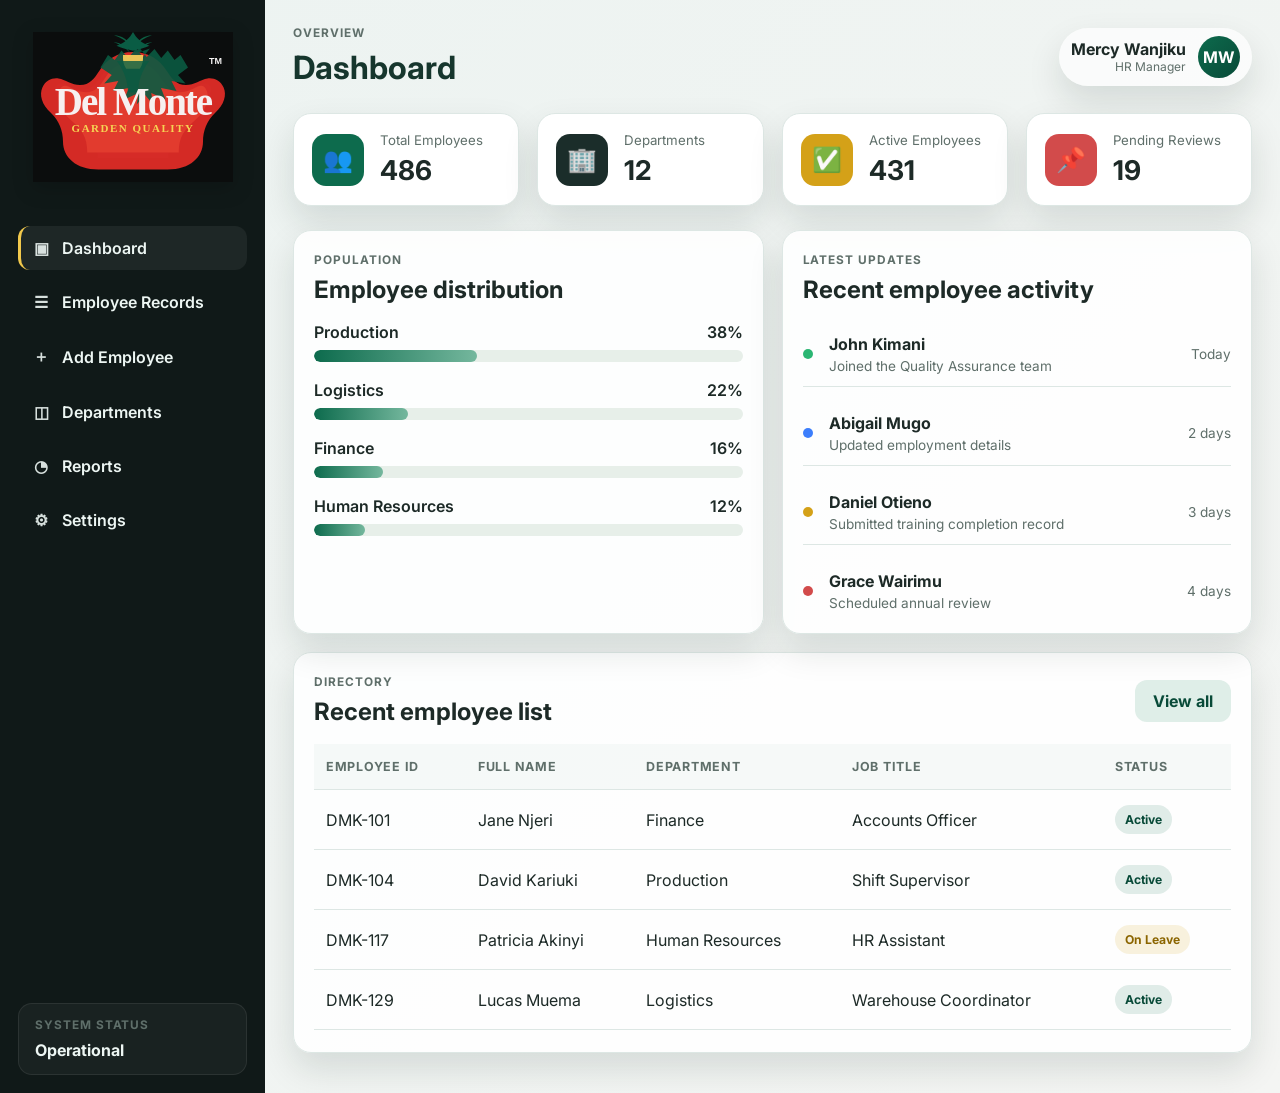
<file: index.html>
<!DOCTYPE html>
<html lang="en">
  <head>
    <meta charset="UTF-8" />
    <meta name="viewport" content="width=device-width, initial-scale=1.0" />
    <title>Del Monte Kenya | Dashboard</title>
    <link rel="preconnect" href="https://fonts.googleapis.com" />
    <link rel="preconnect" href="https://fonts.gstatic.com" crossorigin />
    <link href="https://fonts.googleapis.com/css2?family=Inter:wght@400;500;600;700;800&family=Playfair+Display:wght@600;700;800&display=swap" rel="stylesheet" />
    <link rel="stylesheet" href="styles.css" />
  </head>
  <body>
    <div class="app-shell">
      <aside class="sidebar">
        <div class="brand-block">
          <img src="assets/del-monte-logo.svg" alt="Del Monte Kenya logo" class="brand-logo" />
        </div>

        <nav class="sidebar-nav" aria-label="Main navigation">
          <a href="index.html" class="nav-link active">
            <span class="nav-icon">▣</span>
            <span>Dashboard</span>
          </a>
          <a href="employees.html" class="nav-link">
            <span class="nav-icon">☰</span>
            <span>Employee Records</span>
          </a>
          <a href="add-employee.html" class="nav-link">
            <span class="nav-icon">＋</span>
            <span>Add Employee</span>
          </a>
          <a href="departments.html" class="nav-link">
            <span class="nav-icon">◫</span>
            <span>Departments</span>
          </a>
          <a href="reports.html" class="nav-link">
            <span class="nav-icon">◔</span>
            <span>Reports</span>
          </a>
          <a href="settings.html" class="nav-link">
            <span class="nav-icon">⚙</span>
            <span>Settings</span>
          </a>
        </nav>

        <div class="sidebar-footer">
          <div class="mini-card">
            <p class="eyebrow">System status</p>
            <strong>Operational</strong>
          </div>
        </div>
      </aside>

      <main class="main-content">
        <header class="topbar">
          <div>
            <p class="eyebrow">Overview</p>
            <h1>Dashboard</h1>
          </div>
          <div class="user-panel">
            <div class="user-meta">
              <span class="user-name">Mercy Wanjiku</span>
              <span class="user-role">HR Manager</span>
            </div>
            <div class="avatar">MW</div>
          </div>
        </header>

        <section class="stats-grid">
          <article class="stat-card accent-green">
            <div class="stat-icon">👥</div>
            <div>
              <p>Total Employees</p>
              <h3>486</h3>
            </div>
          </article>

          <article class="stat-card accent-dark">
            <div class="stat-icon">🏢</div>
            <div>
              <p>Departments</p>
              <h3>12</h3>
            </div>
          </article>

          <article class="stat-card accent-gold">
            <div class="stat-icon">✅</div>
            <div>
              <p>Active Employees</p>
              <h3>431</h3>
            </div>
          </article>

          <article class="stat-card accent-red">
            <div class="stat-icon">📌</div>
            <div>
              <p>Pending Reviews</p>
              <h3>19</h3>
            </div>
          </article>
        </section>

        <section class="content-grid two-column">
          <article class="panel">
            <div class="panel-header">
              <div>
                <p class="eyebrow">Population</p>
                <h2>Employee distribution</h2>
              </div>
            </div>

            <div class="distribution-list">
              <div class="distribution-item">
                <div class="label-row">
                  <span>Production</span>
                  <span>38%</span>
                </div>
                <div class="progress-bar">
                  <span style="width: 38%"></span>
                </div>
              </div>

              <div class="distribution-item">
                <div class="label-row">
                  <span>Logistics</span>
                  <span>22%</span>
                </div>
                <div class="progress-bar">
                  <span style="width: 22%"></span>
                </div>
              </div>

              <div class="distribution-item">
                <div class="label-row">
                  <span>Finance</span>
                  <span>16%</span>
                </div>
                <div class="progress-bar">
                  <span style="width: 16%"></span>
                </div>
              </div>

              <div class="distribution-item">
                <div class="label-row">
                  <span>Human Resources</span>
                  <span>12%</span>
                </div>
                <div class="progress-bar">
                  <span style="width: 12%"></span>
                </div>
              </div>
            </div>
          </article>

          <article class="panel">
            <div class="panel-header">
              <div>
                <p class="eyebrow">Latest updates</p>
                <h2>Recent employee activity</h2>
              </div>
            </div>

            <ul class="activity-list">
              <li>
                <div class="activity-dot green"></div>
                <div>
                  <strong>John Kimani</strong>
                  <p>Joined the Quality Assurance team</p>
                </div>
                <span>Today</span>
              </li>
              <li>
                <div class="activity-dot blue"></div>
                <div>
                  <strong>Abigail Mugo</strong>
                  <p>Updated employment details</p>
                </div>
                <span>2 days</span>
              </li>
              <li>
                <div class="activity-dot gold"></div>
                <div>
                  <strong>Daniel Otieno</strong>
                  <p>Submitted training completion record</p>
                </div>
                <span>3 days</span>
              </li>
              <li>
                <div class="activity-dot red"></div>
                <div>
                  <strong>Grace Wairimu</strong>
                  <p>Scheduled annual review</p>
                </div>
                <span>4 days</span>
              </li>
            </ul>
          </article>
        </section>

        <section class="panel">
          <div class="panel-header">
            <div>
              <p class="eyebrow">Directory</p>
              <h2>Recent employee list</h2>
            </div>
            <a href="employees.html" class="link-btn">View all</a>
          </div>

          <div class="table-wrap">
            <table>
              <thead>
                <tr>
                  <th>Employee ID</th>
                  <th>Full name</th>
                  <th>Department</th>
                  <th>Job title</th>
                  <th>Status</th>
                </tr>
              </thead>
              <tbody>
                <tr>
                  <td>DMK-101</td>
                  <td>Jane Njeri</td>
                  <td>Finance</td>
                  <td>Accounts Officer</td>
                  <td><span class="status-badge active">Active</span></td>
                </tr>
                <tr>
                  <td>DMK-104</td>
                  <td>David Kariuki</td>
                  <td>Production</td>
                  <td>Shift Supervisor</td>
                  <td><span class="status-badge active">Active</span></td>
                </tr>
                <tr>
                  <td>DMK-117</td>
                  <td>Patricia Akinyi</td>
                  <td>Human Resources</td>
                  <td>HR Assistant</td>
                  <td><span class="status-badge leave">On Leave</span></td>
                </tr>
                <tr>
                  <td>DMK-129</td>
                  <td>Lucas Muema</td>
                  <td>Logistics</td>
                  <td>Warehouse Coordinator</td>
                  <td><span class="status-badge active">Active</span></td>
                </tr>
              </tbody>
            </table>
          </div>
        </section>
      </main>
    </div>

    <script src="script.js"></script>
  </body>
</html>
</file>
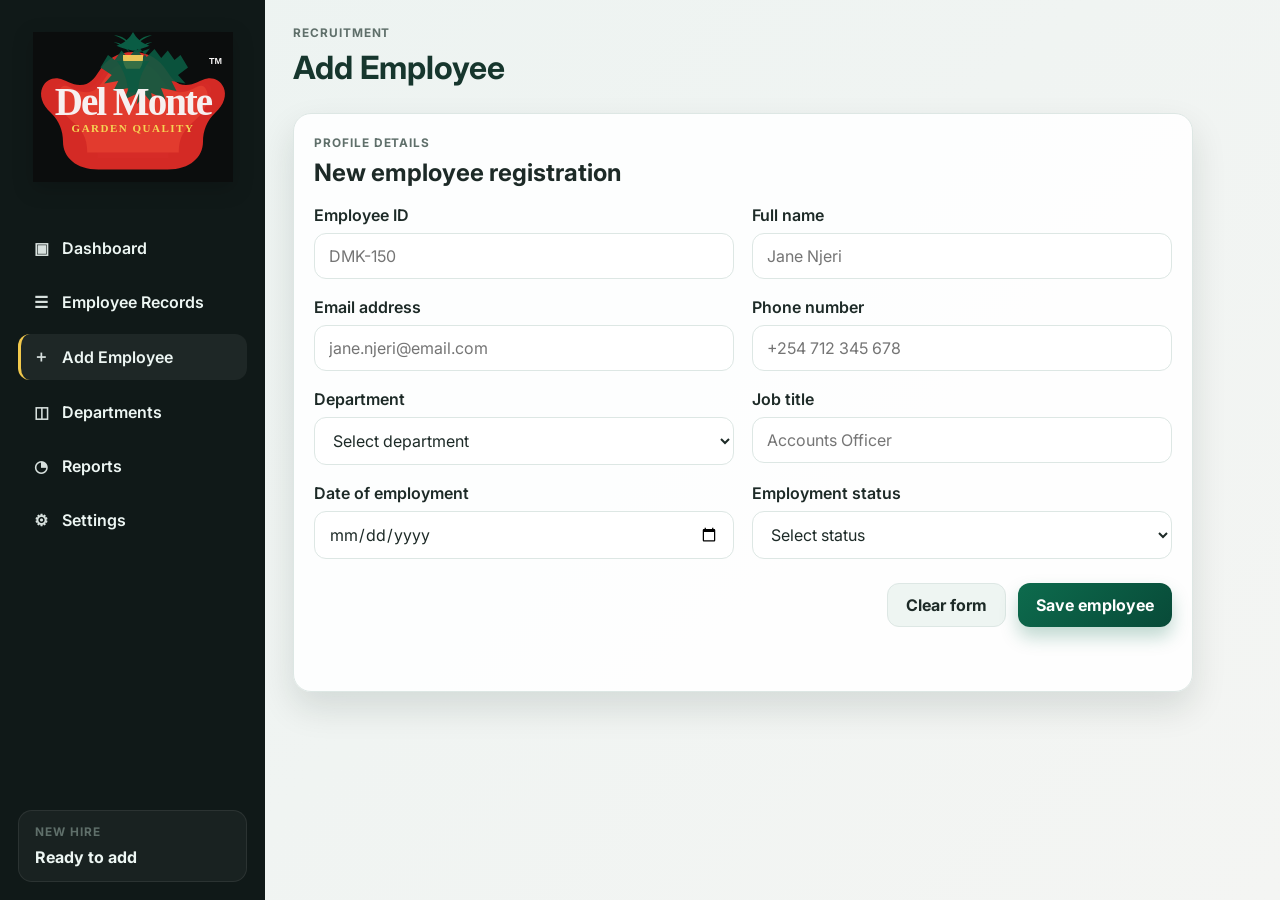
<file: add-employee.html>
<!DOCTYPE html>
<html lang="en">
  <head>
    <meta charset="UTF-8" />
    <meta name="viewport" content="width=device-width, initial-scale=1.0" />
    <title>Add Employee | Del Monte Kenya</title>
    <link rel="preconnect" href="https://fonts.googleapis.com" />
    <link rel="preconnect" href="https://fonts.gstatic.com" crossorigin />
    <link href="https://fonts.googleapis.com/css2?family=Inter:wght@400;500;600;700;800&family=Playfair+Display:wght@600;700;800&display=swap" rel="stylesheet" />
    <link rel="stylesheet" href="styles.css" />
  </head>
  <body>
    <div class="app-shell">
      <aside class="sidebar">
        <div class="brand-block">
          <img src="assets/del-monte-logo.svg" alt="Del Monte Kenya logo" class="brand-logo" />
        </div>

        <nav class="sidebar-nav" aria-label="Main navigation">
          <a href="index.html" class="nav-link">
            <span class="nav-icon">▣</span>
            <span>Dashboard</span>
          </a>
          <a href="employees.html" class="nav-link">
            <span class="nav-icon">☰</span>
            <span>Employee Records</span>
          </a>
          <a href="add-employee.html" class="nav-link active">
            <span class="nav-icon">＋</span>
            <span>Add Employee</span>
          </a>
          <a href="departments.html" class="nav-link">
            <span class="nav-icon">◫</span>
            <span>Departments</span>
          </a>
          <a href="reports.html" class="nav-link">
            <span class="nav-icon">◔</span>
            <span>Reports</span>
          </a>
          <a href="settings.html" class="nav-link">
            <span class="nav-icon">⚙</span>
            <span>Settings</span>
          </a>
        </nav>

        <div class="sidebar-footer">
          <div class="mini-card">
            <p class="eyebrow">New hire</p>
            <strong>Ready to add</strong>
          </div>
        </div>
      </aside>

      <main class="main-content">
        <header class="topbar">
          <div>
            <p class="eyebrow">Recruitment</p>
            <h1>Add Employee</h1>
          </div>
        </header>

        <section class="panel form-panel">
          <div class="panel-header">
            <div>
              <p class="eyebrow">Profile details</p>
              <h2>New employee registration</h2>
            </div>
          </div>

          <form id="employee-form" novalidate>
            <div class="form-grid">
              <div class="field">
                <label for="employeeId">Employee ID</label>
                <input id="employeeId" name="employeeId" type="text" placeholder="DMK-150" required />
              </div>

              <div class="field">
                <label for="fullName">Full name</label>
                <input id="fullName" name="fullName" type="text" placeholder="Jane Njeri" required />
              </div>

              <div class="field">
                <label for="email">Email address</label>
                <input id="email" name="email" type="email" placeholder="jane.njeri@email.com" required />
              </div>

              <div class="field">
                <label for="phone">Phone number</label>
                <input id="phone" name="phone" type="tel" placeholder="+254 712 345 678" required />
              </div>

              <div class="field">
                <label for="department">Department</label>
                <select id="department" name="department" required>
                  <option value="">Select department</option>
                  <option value="Finance">Finance</option>
                  <option value="Production">Production</option>
                  <option value="Human Resources">Human Resources</option>
                  <option value="Logistics">Logistics</option>
                  <option value="Sales">Sales</option>
                  <option value="IT">IT</option>
                </select>
              </div>

              <div class="field">
                <label for="jobTitle">Job title</label>
                <input id="jobTitle" name="jobTitle" type="text" placeholder="Accounts Officer" required />
              </div>

              <div class="field">
                <label for="dateHired">Date of employment</label>
                <input id="dateHired" name="dateHired" type="date" required />
              </div>

              <div class="field">
                <label for="status">Employment status</label>
                <select id="status" name="status" required>
                  <option value="">Select status</option>
                  <option value="Active">Active</option>
                  <option value="On Leave">On Leave</option>
                  <option value="Probation">Probation</option>
                  <option value="Terminated">Terminated</option>
                </select>
              </div>
            </div>

            <div class="form-actions">
              <button type="reset" class="secondary-btn">Clear form</button>
              <button type="submit" class="primary-btn">Save employee</button>
            </div>

            <div id="form-message" class="form-message" aria-live="polite"></div>
          </form>
        </section>
      </main>
    </div>

    <script src="script.js"></script>
  </body>
</html>
</file>
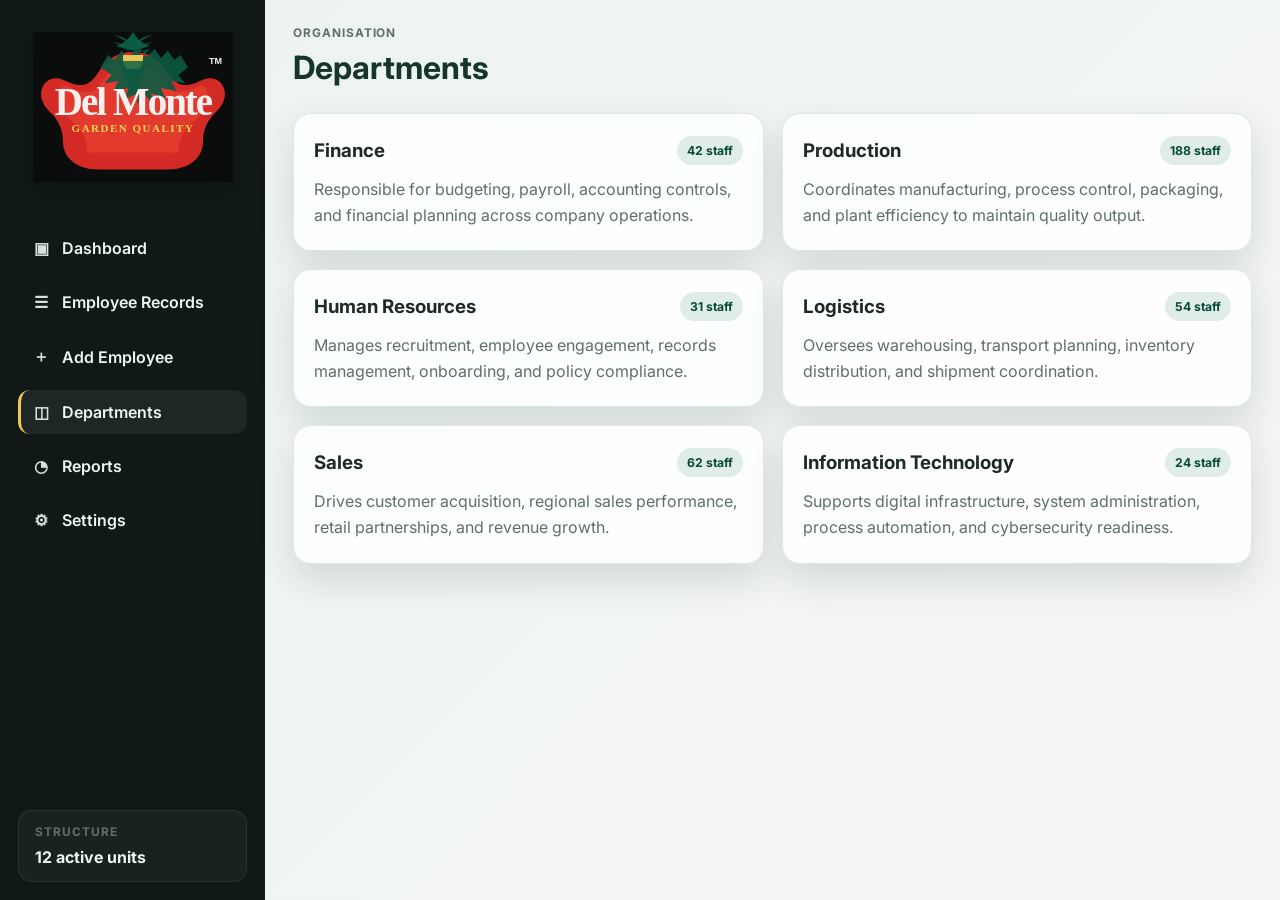
<file: departments.html>
<!DOCTYPE html>
<html lang="en">
  <head>
    <meta charset="UTF-8" />
    <meta name="viewport" content="width=device-width, initial-scale=1.0" />
    <title>Departments | Del Monte Kenya</title>
    <link rel="preconnect" href="https://fonts.googleapis.com" />
    <link rel="preconnect" href="https://fonts.gstatic.com" crossorigin />
    <link href="https://fonts.googleapis.com/css2?family=Inter:wght@400;500;600;700;800&family=Playfair+Display:wght@600;700;800&display=swap" rel="stylesheet" />
    <link rel="stylesheet" href="styles.css" />
  </head>
  <body>
    <div class="app-shell">
      <aside class="sidebar">
        <div class="brand-block">
          <img src="assets/del-monte-logo.svg" alt="Del Monte Kenya logo" class="brand-logo" />
        </div>

        <nav class="sidebar-nav" aria-label="Main navigation">
          <a href="index.html" class="nav-link">
            <span class="nav-icon">▣</span>
            <span>Dashboard</span>
          </a>
          <a href="employees.html" class="nav-link">
            <span class="nav-icon">☰</span>
            <span>Employee Records</span>
          </a>
          <a href="add-employee.html" class="nav-link">
            <span class="nav-icon">＋</span>
            <span>Add Employee</span>
          </a>
          <a href="departments.html" class="nav-link active">
            <span class="nav-icon">◫</span>
            <span>Departments</span>
          </a>
          <a href="reports.html" class="nav-link">
            <span class="nav-icon">◔</span>
            <span>Reports</span>
          </a>
          <a href="settings.html" class="nav-link">
            <span class="nav-icon">⚙</span>
            <span>Settings</span>
          </a>
        </nav>

        <div class="sidebar-footer">
          <div class="mini-card">
            <p class="eyebrow">Structure</p>
            <strong>12 active units</strong>
          </div>
        </div>
      </aside>

      <main class="main-content">
        <header class="topbar">
          <div>
            <p class="eyebrow">Organisation</p>
            <h1>Departments</h1>
          </div>
        </header>

        <section class="card-grid departments-grid">
          <article class="panel department-card">
            <div class="panel-header compact">
              <h3>Finance</h3>
              <span class="badge">42 staff</span>
            </div>
            <p>Responsible for budgeting, payroll, accounting controls, and financial planning across company operations.</p>
          </article>

          <article class="panel department-card">
            <div class="panel-header compact">
              <h3>Production</h3>
              <span class="badge">188 staff</span>
            </div>
            <p>Coordinates manufacturing, process control, packaging, and plant efficiency to maintain quality output.</p>
          </article>

          <article class="panel department-card">
            <div class="panel-header compact">
              <h3>Human Resources</h3>
              <span class="badge">31 staff</span>
            </div>
            <p>Manages recruitment, employee engagement, records management, onboarding, and policy compliance.</p>
          </article>

          <article class="panel department-card">
            <div class="panel-header compact">
              <h3>Logistics</h3>
              <span class="badge">54 staff</span>
            </div>
            <p>Oversees warehousing, transport planning, inventory distribution, and shipment coordination.</p>
          </article>

          <article class="panel department-card">
            <div class="panel-header compact">
              <h3>Sales</h3>
              <span class="badge">62 staff</span>
            </div>
            <p>Drives customer acquisition, regional sales performance, retail partnerships, and revenue growth.</p>
          </article>

          <article class="panel department-card">
            <div class="panel-header compact">
              <h3>Information Technology</h3>
              <span class="badge">24 staff</span>
            </div>
            <p>Supports digital infrastructure, system administration, process automation, and cybersecurity readiness.</p>
          </article>
        </section>
      </main>
    </div>

    <script src="script.js"></script>
  </body>
</html>
</file>
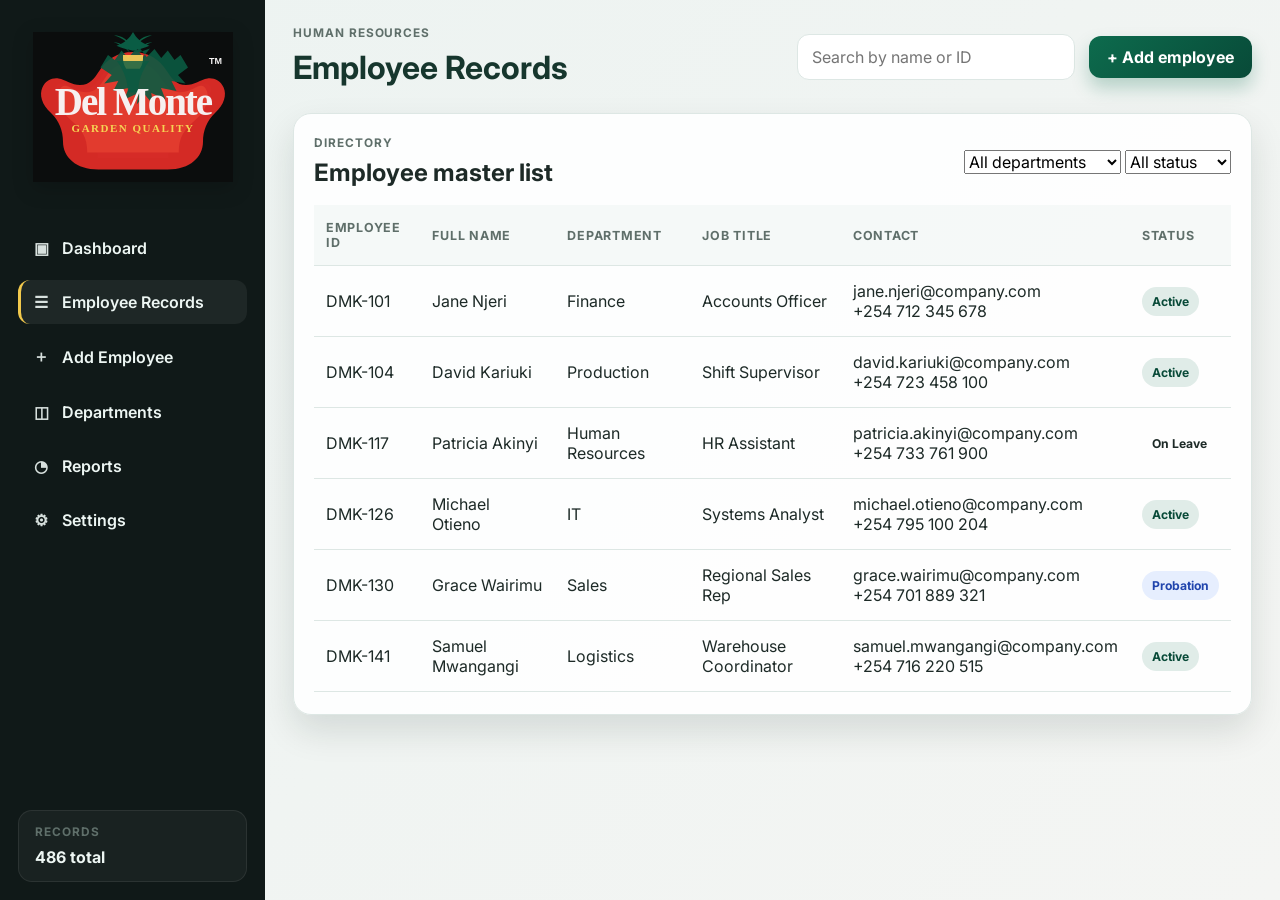
<file: employees.html>
<!DOCTYPE html>
<html lang="en">
  <head>
    <meta charset="UTF-8" />
    <meta name="viewport" content="width=device-width, initial-scale=1.0" />
    <title>Employee Records | Del Monte Kenya</title>
    <link rel="preconnect" href="https://fonts.googleapis.com" />
    <link rel="preconnect" href="https://fonts.gstatic.com" crossorigin />
    <link href="https://fonts.googleapis.com/css2?family=Inter:wght@400;500;600;700;800&family=Playfair+Display:wght@600;700;800&display=swap" rel="stylesheet" />
    <link rel="stylesheet" href="styles.css" />
  </head>
  <body>
    <div class="app-shell">
      <aside class="sidebar">
        <div class="brand-block">
          <img src="assets/del-monte-logo.svg" alt="Del Monte Kenya logo" class="brand-logo" />
        </div>

        <nav class="sidebar-nav" aria-label="Main navigation">
          <a href="index.html" class="nav-link">
            <span class="nav-icon">▣</span>
            <span>Dashboard</span>
          </a>
          <a href="employees.html" class="nav-link active">
            <span class="nav-icon">☰</span>
            <span>Employee Records</span>
          </a>
          <a href="add-employee.html" class="nav-link">
            <span class="nav-icon">＋</span>
            <span>Add Employee</span>
          </a>
          <a href="departments.html" class="nav-link">
            <span class="nav-icon">◫</span>
            <span>Departments</span>
          </a>
          <a href="reports.html" class="nav-link">
            <span class="nav-icon">◔</span>
            <span>Reports</span>
          </a>
          <a href="settings.html" class="nav-link">
            <span class="nav-icon">⚙</span>
            <span>Settings</span>
          </a>
        </nav>

        <div class="sidebar-footer">
          <div class="mini-card">
            <p class="eyebrow">Records</p>
            <strong>486 total</strong>
          </div>
        </div>
      </aside>

      <main class="main-content">
        <header class="topbar">
          <div>
            <p class="eyebrow">Human resources</p>
            <h1>Employee Records</h1>
          </div>
          <div class="header-actions">
            <div class="search-box">
              <label class="sr-only" for="employee-search">Search employees</label>
              <input id="employee-search" type="search" placeholder="Search by name or ID" />
            </div>
            <a href="add-employee.html" class="primary-btn">+ Add employee</a>
          </div>
        </header>

        <section class="panel">
          <div class="panel-header table-controls">
            <div>
              <p class="eyebrow">Directory</p>
              <h2>Employee master list</h2>
            </div>
            <div class="filters-wrap">
              <select id="department-filter" aria-label="Filter by department">
                <option value="all">All departments</option>
                <option value="Finance">Finance</option>
                <option value="Production">Production</option>
                <option value="Human Resources">Human Resources</option>
                <option value="Logistics">Logistics</option>
                <option value="Sales">Sales</option>
                <option value="IT">IT</option>
              </select>
              <select id="status-filter" aria-label="Filter by employment status">
                <option value="all">All status</option>
                <option value="Active">Active</option>
                <option value="On Leave">On Leave</option>
                <option value="Probation">Probation</option>
                <option value="Terminated">Terminated</option>
              </select>
            </div>
          </div>

          <div class="table-wrap">
            <table>
              <thead>
                <tr>
                  <th>Employee ID</th>
                  <th>Full name</th>
                  <th>Department</th>
                  <th>Job title</th>
                  <th>Contact</th>
                  <th>Status</th>
                </tr>
              </thead>
              <tbody id="employee-table-body"></tbody>
            </table>
          </div>
        </section>
      </main>
    </div>

    <script src="script.js"></script>
  </body>
</html>
</file>
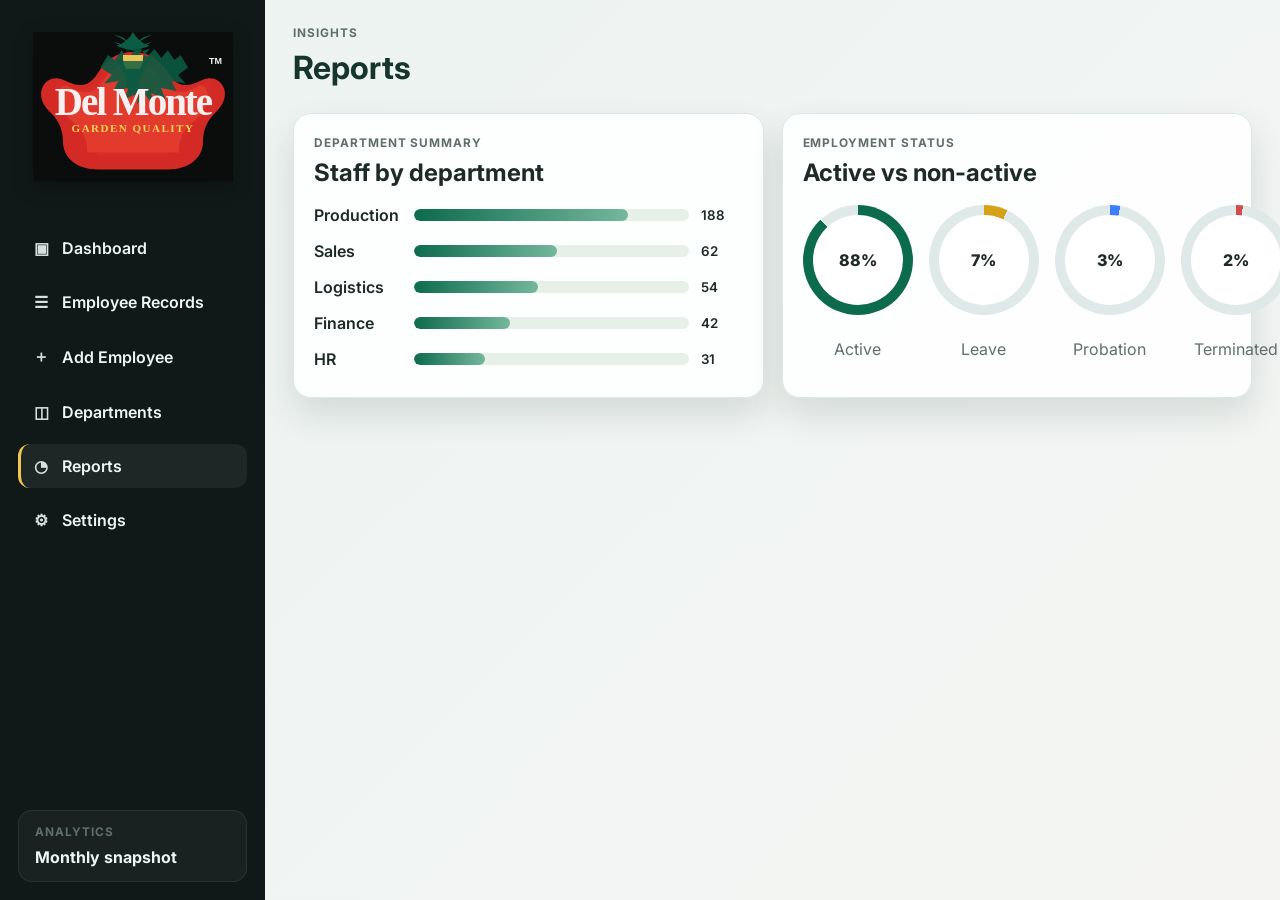
<file: reports.html>
<!DOCTYPE html>
<html lang="en">
  <head>
    <meta charset="UTF-8" />
    <meta name="viewport" content="width=device-width, initial-scale=1.0" />
    <title>Reports | Del Monte Kenya</title>
    <link rel="preconnect" href="https://fonts.googleapis.com" />
    <link rel="preconnect" href="https://fonts.gstatic.com" crossorigin />
    <link href="https://fonts.googleapis.com/css2?family=Inter:wght@400;500;600;700;800&family=Playfair+Display:wght@600;700;800&display=swap" rel="stylesheet" />
    <link rel="stylesheet" href="styles.css" />
  </head>
  <body>
    <div class="app-shell">
      <aside class="sidebar">
        <div class="brand-block">
          <img src="assets/del-monte-logo.svg" alt="Del Monte Kenya logo" class="brand-logo" />
        </div>

        <nav class="sidebar-nav" aria-label="Main navigation">
          <a href="index.html" class="nav-link">
            <span class="nav-icon">▣</span>
            <span>Dashboard</span>
          </a>
          <a href="employees.html" class="nav-link">
            <span class="nav-icon">☰</span>
            <span>Employee Records</span>
          </a>
          <a href="add-employee.html" class="nav-link">
            <span class="nav-icon">＋</span>
            <span>Add Employee</span>
          </a>
          <a href="departments.html" class="nav-link">
            <span class="nav-icon">◫</span>
            <span>Departments</span>
          </a>
          <a href="reports.html" class="nav-link active">
            <span class="nav-icon">◔</span>
            <span>Reports</span>
          </a>
          <a href="settings.html" class="nav-link">
            <span class="nav-icon">⚙</span>
            <span>Settings</span>
          </a>
        </nav>

        <div class="sidebar-footer">
          <div class="mini-card">
            <p class="eyebrow">Analytics</p>
            <strong>Monthly snapshot</strong>
          </div>
        </div>
      </aside>

      <main class="main-content">
        <header class="topbar">
          <div>
            <p class="eyebrow">Insights</p>
            <h1>Reports</h1>
          </div>
        </header>

        <section class="content-grid two-column">
          <article class="panel">
            <div class="panel-header">
              <div>
                <p class="eyebrow">Department summary</p>
                <h2>Staff by department</h2>
              </div>
            </div>

            <div class="bar-chart" id="report-bars">
              <div class="chart-row"><span>Production</span><div class="bar-track"><span style="width: 78%"></span></div><small>188</small></div>
              <div class="chart-row"><span>Sales</span><div class="bar-track"><span style="width: 52%"></span></div><small>62</small></div>
              <div class="chart-row"><span>Logistics</span><div class="bar-track"><span style="width: 45%"></span></div><small>54</small></div>
              <div class="chart-row"><span>Finance</span><div class="bar-track"><span style="width: 35%"></span></div><small>42</small></div>
              <div class="chart-row"><span>HR</span><div class="bar-track"><span style="width: 26%"></span></div><small>31</small></div>
            </div>
          </article>

          <article class="panel">
            <div class="panel-header">
              <div>
                <p class="eyebrow">Employment status</p>
                <h2>Active vs non-active</h2>
              </div>
            </div>

            <div class="status-summary">
              <div class="ring-item">
                <div class="ring ring-active"><span>88%</span></div>
                <p>Active</p>
              </div>
              <div class="ring-item">
                <div class="ring ring-leave"><span>7%</span></div>
                <p>Leave</p>
              </div>
              <div class="ring-item">
                <div class="ring ring-probation"><span>3%</span></div>
                <p>Probation</p>
              </div>
              <div class="ring-item">
                <div class="ring ring-terminated"><span>2%</span></div>
                <p>Terminated</p>
              </div>
            </div>
          </article>
        </section>
      </main>
    </div>

    <script src="script.js"></script>
  </body>
</html>
</file>
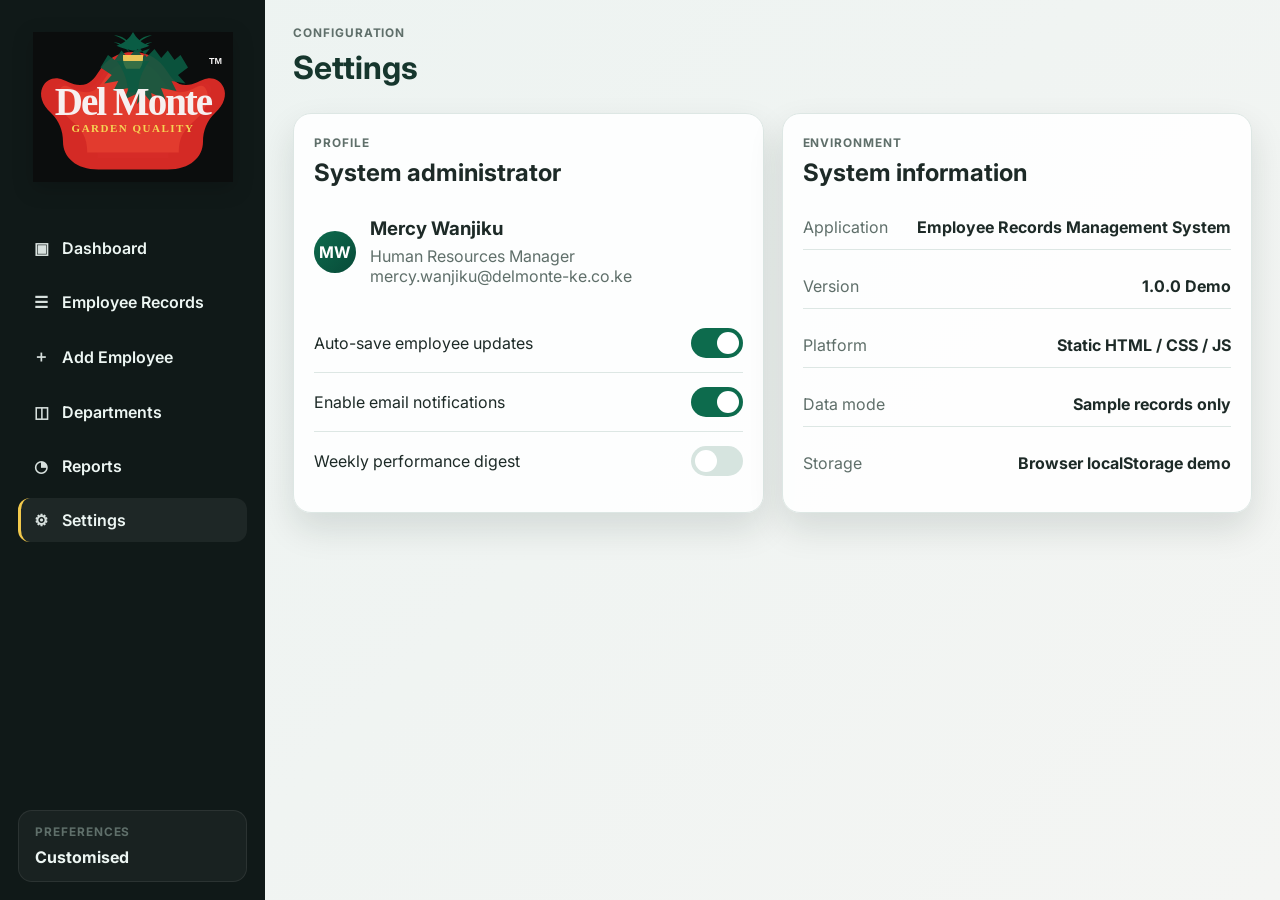
<file: settings.html>
<!DOCTYPE html>
<html lang="en">
  <head>
    <meta charset="UTF-8" />
    <meta name="viewport" content="width=device-width, initial-scale=1.0" />
    <title>Settings | Del Monte Kenya</title>
    <link rel="preconnect" href="https://fonts.googleapis.com" />
    <link rel="preconnect" href="https://fonts.gstatic.com" crossorigin />
    <link href="https://fonts.googleapis.com/css2?family=Inter:wght@400;500;600;700;800&family=Playfair+Display:wght@600;700;800&display=swap" rel="stylesheet" />
    <link rel="stylesheet" href="styles.css" />
  </head>
  <body>
    <div class="app-shell">
      <aside class="sidebar">
        <div class="brand-block">
          <img src="assets/del-monte-logo.svg" alt="Del Monte Kenya logo" class="brand-logo" />
        </div>

        <nav class="sidebar-nav" aria-label="Main navigation">
          <a href="index.html" class="nav-link">
            <span class="nav-icon">▣</span>
            <span>Dashboard</span>
          </a>
          <a href="employees.html" class="nav-link">
            <span class="nav-icon">☰</span>
            <span>Employee Records</span>
          </a>
          <a href="add-employee.html" class="nav-link">
            <span class="nav-icon">＋</span>
            <span>Add Employee</span>
          </a>
          <a href="departments.html" class="nav-link">
            <span class="nav-icon">◫</span>
            <span>Departments</span>
          </a>
          <a href="reports.html" class="nav-link">
            <span class="nav-icon">◔</span>
            <span>Reports</span>
          </a>
          <a href="settings.html" class="nav-link active">
            <span class="nav-icon">⚙</span>
            <span>Settings</span>
          </a>
        </nav>

        <div class="sidebar-footer">
          <div class="mini-card">
            <p class="eyebrow">Preferences</p>
            <strong>Customised</strong>
          </div>
        </div>
      </aside>

      <main class="main-content">
        <header class="topbar">
          <div>
            <p class="eyebrow">Configuration</p>
            <h1>Settings</h1>
          </div>
        </header>

        <section class="content-grid two-column">
          <article class="panel">
            <div class="panel-header">
              <div>
                <p class="eyebrow">Profile</p>
                <h2>System administrator</h2>
              </div>
            </div>

            <div class="profile-card">
              <div class="profile-avatar">MW</div>
              <div>
                <h3>Mercy Wanjiku</h3>
                <p>Human Resources Manager</p>
                <p>mercy.wanjiku@delmonte-ke.co.ke</p>
              </div>
            </div>

            <div class="settings-list">
              <div class="setting-item">
                <span>Auto-save employee updates</span>
                <label class="switch"><input type="checkbox" checked /><span class="slider"></span></label>
              </div>
              <div class="setting-item">
                <span>Enable email notifications</span>
                <label class="switch"><input type="checkbox" checked /><span class="slider"></span></label>
              </div>
              <div class="setting-item">
                <span>Weekly performance digest</span>
                <label class="switch"><input type="checkbox" /><span class="slider"></span></label>
              </div>
            </div>
          </article>

          <article class="panel">
            <div class="panel-header">
              <div>
                <p class="eyebrow">Environment</p>
                <h2>System information</h2>
              </div>
            </div>

            <ul class="info-list">
              <li><span>Application</span><strong>Employee Records Management System</strong></li>
              <li><span>Version</span><strong>1.0.0 Demo</strong></li>
              <li><span>Platform</span><strong>Static HTML / CSS / JS</strong></li>
              <li><span>Data mode</span><strong>Sample records only</strong></li>
              <li><span>Storage</span><strong>Browser localStorage demo</strong></li>
            </ul>
          </article>
        </section>
      </main>
    </div>

    <script src="script.js"></script>
  </body>
</html>
</file>
<file: styles.css>
body {
  margin: 0;
  font-family: "Inter", sans-serif;
  background: #0d1110;
  color: #1d2a27;
}

* {
  box-sizing: border-box;
}

img {
  max-width: 100%;
  display: block;
}

button,
input,
select {
  font: inherit;
}

:root {
  --bg: #0f1716;
  --panel: #f8faf8;
  --panel-strong: #ffffff;
  --sidebar: #101918;
  --sidebar-soft: #172421;
  --brand-green: #0d6b4d;
  --brand-green-dark: #084a38;
  --brand-green-soft: #dfeee8;
  --gold: #f2c94c;
  --text: #1d2a27;
  --muted: #5f6f6a;
  --border: #dde7e4;
  --danger: #d24b4b;
  --shadow: 0 16px 35px rgba(9, 31, 26, 0.12);
}

.app-shell {
  display: flex;
  min-height: 100vh;
  background: linear-gradient(135deg, #ecf3f1 0%, #f4f5f3 100%);
}

.sidebar {
  width: 265px;
  background: var(--sidebar);
  color: #edf6f3;
  display: flex;
  flex-direction: column;
  padding: 24px 18px 18px;
}

.brand-block {
  padding: 8px 14px 20px;
}

.brand-logo {
  width: 200px;
  margin: 0 auto 8px;
  filter: drop-shadow(0 6px 10px rgba(0, 0, 0, 0.18));
}

.sidebar-nav {
  display: flex;
  flex-direction: column;
  gap: 10px;
  margin-top: 16px;
}

.nav-link {
  display: flex;
  align-items: center;
  gap: 12px;
  padding: 12px 14px;
  border-radius: 12px;
  text-decoration: none;
  color: #edf6f3;
  font-weight: 600;
  transition: 0.25s ease;
}

.nav-link:hover,
.nav-link.active {
  background: rgba(255, 255, 255, 0.06);
  border-left: 3px solid var(--gold);
  padding-left: 11px;
}

.nav-icon {
  width: 18px;
  text-align: center;
  opacity: 0.9;
}

.sidebar-footer {
  margin-top: auto;
  padding-top: 18px;
}

.mini-card {
  background: rgba(255, 255, 255, 0.04);
  border: 1px solid rgba(255, 255, 255, 0.08);
  border-radius: 14px;
  padding: 14px 16px;
}

.eyebrow {
  margin: 0 0 8px;
  font-size: 0.74rem;
  letter-spacing: 0.08em;
  text-transform: uppercase;
  color: var(--muted);
  font-weight: 700;
}

.main-content {
  flex: 1;
  padding: 26px 28px 40px;
}

.topbar {
  display: flex;
  justify-content: space-between;
  align-items: center;
  margin-bottom: 26px;
  gap: 20px;
}

.topbar h1 {
  margin: 0;
  font-size: clamp(2rem, 2.5vw, 2.5rem);
  color: #16362d;
}

.user-panel {
  display: flex;
  align-items: center;
  gap: 12px;
  background: rgba(255, 255, 255, 0.7);
  padding: 8px 12px;
  border-radius: 999px;
  box-shadow: var(--shadow);
}

.user-meta {
  display: flex;
  flex-direction: column;
  text-align: right;
}

.user-name {
  font-weight: 700;
  color: var(--text);
}

.user-role {
  font-size: 0.75rem;
  color: var(--muted);
}

.avatar,
.profile-avatar {
  display: grid;
  place-items: center;
  width: 42px;
  height: 42px;
  border-radius: 50%;
  background: linear-gradient(135deg, var(--brand-green) 0%, var(--brand-green-dark) 100%);
  color: white;
  font-weight: 700;
}

.stats-grid {
  display: grid;
  grid-template-columns: repeat(4, minmax(200px, 1fr));
  gap: 18px;
  margin-bottom: 24px;
}

.stat-card {
  display: flex;
  align-items: center;
  gap: 16px;
  background: var(--panel-strong);
  padding: 18px 18px;
  border-radius: 18px;
  box-shadow: var(--shadow);
  border: 1px solid var(--border);
}

.stat-card p {
  margin: 0 0 6px;
  color: var(--muted);
  font-size: 0.83rem;
}

.stat-card h3 {
  margin: 0;
  font-size: clamp(1.7rem, 2vw, 2.2rem);
  color: var(--text);
}

.stat-icon {
  display: grid;
  place-items: center;
  width: 52px;
  height: 52px;
  border-radius: 14px;
  font-size: 1.5rem;
  color: #fff;
}

.accent-green .stat-icon { background: var(--brand-green); }
.accent-dark .stat-icon { background: #1b2d2a; }
.accent-gold .stat-icon { background: #d4a118; }
.accent-red .stat-icon { background: #d24b4b; }

.content-grid {
  display: grid;
  gap: 18px;
  margin-bottom: 18px;
}

.two-column {
  grid-template-columns: repeat(2, minmax(300px, 1fr));
}

.panel {
  background: rgba(255, 255, 255, 0.9);
  border: 1px solid var(--border);
  border-radius: 18px;
  box-shadow: var(--shadow);
  padding: 22px 20px;
}

.panel-header {
  display: flex;
  align-items: center;
  justify-content: space-between;
  gap: 18px;
  margin-bottom: 18px;
}

.panel-header h2,
.panel-header h3 {
  margin: 0;
  color: var(--text);
}

.distribution-list,
.activity-list,
.info-list,
.settings-list {
  list-style: none;
  padding: 0;
  margin: 0;
}

.distribution-item {
  margin-bottom: 18px;
}

.label-row {
  display: flex;
  justify-content: space-between;
  color: var(--text);
  font-weight: 600;
  margin-bottom: 8px;
}

.progress-bar,
.bar-track {
  height: 12px;
  border-radius: 999px;
  background: #e7efe9;
  overflow: hidden;
}

.progress-bar span,
.bar-track span {
  display: block;
  height: 100%;
  border-radius: inherit;
  background: linear-gradient(90deg, var(--brand-green) 0%, #74b79d 100%);
}

.activity-list {
  display: flex;
  flex-direction: column;
  gap: 14px;
}

.activity-list li {
  display: grid;
  grid-template-columns: 12px 1fr auto;
  gap: 14px;
  align-items: center;
  padding: 12px 0;
  border-bottom: 1px solid var(--border);
}

.activity-list li:last-child {
  border-bottom: 0;
  padding-bottom: 0;
}

.activity-dot {
  width: 10px;
  height: 10px;
  border-radius: 50%;
}

.activity-dot.green { background: #2bb673; }
.activity-dot.blue { background: #3c7efc; }
.activity-dot.gold { background: #d4a118; }
.activity-dot.red { background: #d24b4b; }

.activity-list strong {
  display: block;
  margin-bottom: 4px;
}

.activity-list p,
.activity-list span {
  margin: 0;
  color: var(--muted);
  font-size: 0.85rem;
}

.link-btn,
.primary-btn,
.secondary-btn {
  border: none;
  border-radius: 12px;
  padding: 11px 18px;
  text-decoration: none;
  display: inline-flex;
  align-items: center;
  justify-content: center;
  cursor: pointer;
  transition: 0.2s ease;
  font-weight: 700;
}

.primary-btn {
  background: linear-gradient(135deg, var(--brand-green) 0%, var(--brand-green-dark) 100%);
  color: #fff;
  box-shadow: 0 10px 18px rgba(13, 107, 77, 0.26);
}

.secondary-btn {
  background: #eef5f2;
  color: var(--text);
  border: 1px solid var(--border);
}

.link-btn {
  color: var(--brand-green-dark);
  background: var(--brand-green-soft);
}

.primary-btn:hover,
.secondary-btn:hover,
.link-btn:hover {
  transform: translateY(-1px);
}

.table-wrap {
  overflow-x: auto;
}

table {
  width: 100%;
  border-collapse: collapse;
  min-width: 760px;
}

th,
td {
  padding: 15px 12px;
  text-align: left;
  border-bottom: 1px solid var(--border);
}

th {
  font-size: 0.78rem;
  letter-spacing: 0.06em;
  text-transform: uppercase;
  color: var(--muted);
  background: rgba(13, 107, 77, 0.03);
}

tbody tr:hover {
  background: rgba(13, 107, 77, 0.02);
}

.status-badge,
.badge {
  display: inline-block;
  padding: 7px 10px;
  border-radius: 999px;
  font-size: 0.76rem;
  font-weight: 700;
}

.status-badge.active,
.badge {
  background: rgba(13, 107, 77, 0.12);
  color: var(--brand-green-dark);
}

.status-badge.leave {
  background: rgba(212, 161, 24, 0.14);
  color: #8b6500;
}

.status-badge.probation {
  background: rgba(60, 126, 252, 0.12);
  color: #2145ad;
}

.status-badge.terminated {
  background: rgba(210, 75, 75, 0.12);
  color: var(--danger);
}

.header-actions {
  display: flex;
  align-items: center;
  gap: 14px;
}

.search-box {
  min-width: 220px;
}

.search-box input,
.field input,
.field select {
  width: 100%;
  border: 1px solid var(--border);
  background: white;
  border-radius: 12px;
  padding: 12px 14px;
  color: var(--text);
}

.form-panel {
  max-width: 900px;
}

.form-grid {
  display: grid;
  grid-template-columns: repeat(2, minmax(220px, 1fr));
  gap: 18px;
}

.field {
  display: flex;
  flex-direction: column;
  gap: 8px;
}

.field label {
  font-weight: 600;
  color: var(--text);
}

.form-actions {
  margin-top: 24px;
  display: flex;
  justify-content: flex-end;
  gap: 12px;
}

.form-message {
  margin-top: 18px;
  min-height: 24px;
  font-weight: 600;
}

.form-message.success {
  color: var(--brand-green-dark);
}

.form-message.error {
  color: var(--danger);
}

.card-grid {
  display: grid;
  grid-template-columns: repeat(2, minmax(260px, 1fr));
  gap: 18px;
}

.department-card p {
  margin: 12px 0 0;
  color: var(--muted);
  line-height: 1.6;
}

.compact {
  margin-bottom: 0;
}

.bar-chart {
  display: flex;
  flex-direction: column;
  gap: 16px;
}

.chart-row {
  display: grid;
  grid-template-columns: 88px 1fr 42px;
  align-items: center;
  gap: 12px;
  color: var(--text);
  font-weight: 600;
}

.status-summary {
  display: grid;
  grid-template-columns: repeat(4, 1fr);
  gap: 16px;
  margin-top: 10px;
}

.ring-item {
  display: flex;
  flex-direction: column;
  align-items: center;
  text-align: center;
  color: var(--muted);
}

.ring {
  --size: 110px;
  width: var(--size);
  height: var(--size);
  border-radius: 50%;
  display: grid;
  place-items: center;
  position: relative;
  margin-bottom: 8px;
  font-weight: 800;
  color: var(--text);
}

.ring::before {
  content: "";
  position: absolute;
  inset: 10px;
  border-radius: 50%;
  background: var(--panel-strong);
}

.ring span {
  position: relative;
  z-index: 1;
}

.ring-active {
  background: conic-gradient(var(--brand-green) 0 88%, #dfe9e7 88% 100%);
}

.ring-leave {
  background: conic-gradient(#d4a118 0 7%, #dfe9e7 7% 100%);
}

.ring-probation {
  background: conic-gradient(#3c7efc 0 3%, #dfe9e7 3% 100%);
}

.ring-terminated {
  background: conic-gradient(var(--danger) 0 2%, #dfe9e7 2% 100%);
}

.profile-card {
  display: flex;
  align-items: center;
  gap: 14px;
  padding: 12px 0 18px;
  margin-bottom: 10px;
}

.profile-card h3 {
  margin: 0 0 6px;
}

.profile-card p {
  margin: 0;
  color: var(--muted);
}

.setting-item {
  display: flex;
  justify-content: space-between;
  align-items: center;
  gap: 16px;
  padding: 14px 0;
  border-bottom: 1px solid var(--border);
}

.setting-item:last-child {
  border-bottom: 0;
}

.switch {
  position: relative;
  display: inline-block;
  width: 52px;
  height: 30px;
}

.switch input {
  opacity: 0;
  width: 0;
  height: 0;
}

.slider {
  position: absolute;
  inset: 0;
  background: #d6e4df;
  border-radius: 999px;
  transition: 0.2s ease;
}

.slider::before {
  content: "";
  position: absolute;
  width: 22px;
  height: 22px;
  border-radius: 50%;
  left: 4px;
  top: 4px;
  background: white;
  transition: 0.2s ease;
}

.switch input:checked + .slider {
  background: var(--brand-green);
}

.switch input:checked + .slider::before {
  transform: translateX(22px);
}

.info-list {
  display: flex;
  flex-direction: column;
  gap: 14px;
  margin-top: 12px;
}

.info-list li {
  display: flex;
  justify-content: space-between;
  gap: 24px;
  padding: 12px 0;
  border-bottom: 1px solid var(--border);
}

.info-list li:last-child {
  border-bottom: 0;
}

.info-list span {
  color: var(--muted);
}

.sr-only {
  position: absolute;
  width: 1px;
  height: 1px;
  margin: -1px;
  overflow: hidden;
  clip: rect(0, 0, 0, 0);
  white-space: nowrap;
  border: 0;
}

@media (max-width: 960px) {
  .app-shell {
    flex-direction: column;
  }

  .sidebar {
    width: 100%;
    padding-top: 18px;
  }

  .stats-grid,
  .two-column,
  .card-grid,
  .form-grid,
  .status-summary {
    grid-template-columns: 1fr;
  }

  .topbar,
  .header-actions,
  .panel-header {
    flex-direction: column;
    align-items: flex-start;
  }
}
</file>
